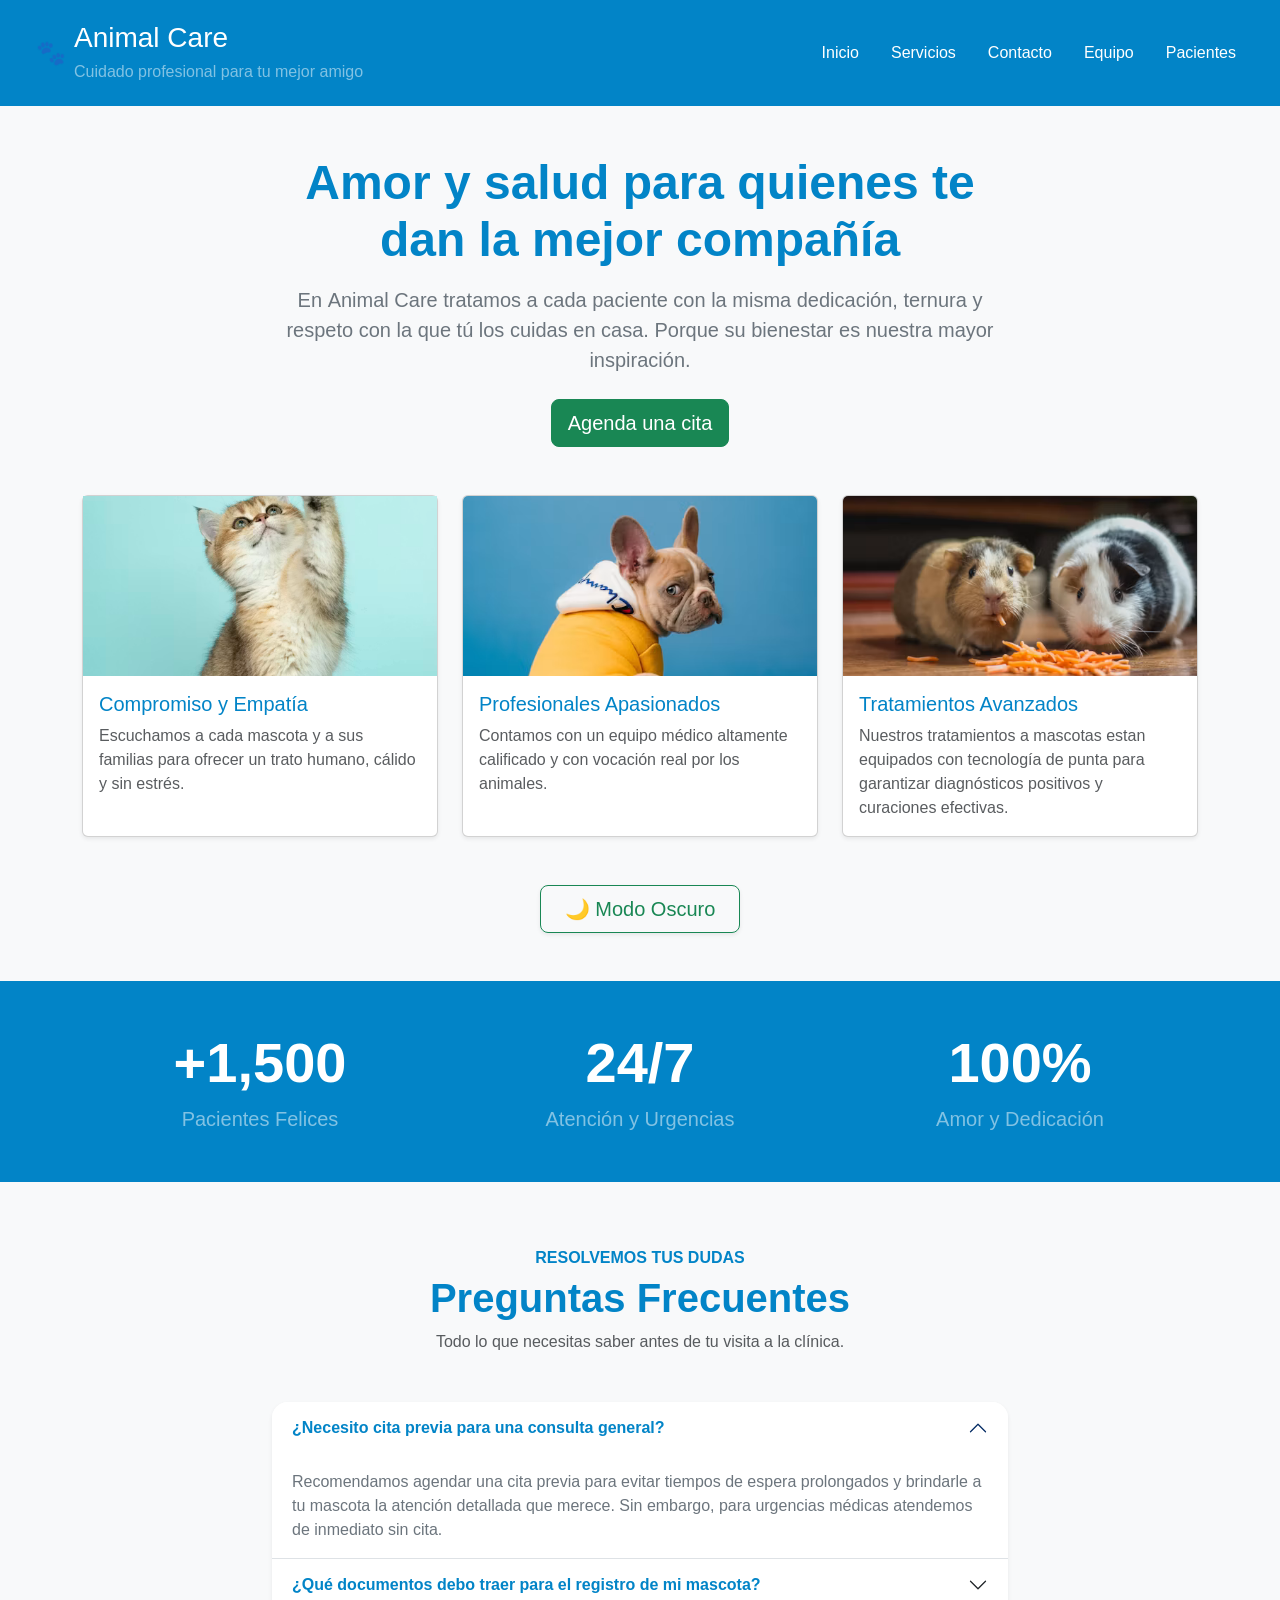
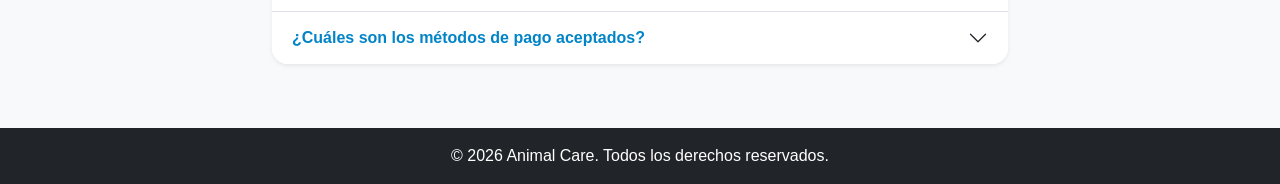
<file: index.html>
<!DOCTYPE html>
<html lang="es">
<head>
    <meta charset="UTF-8">
    <meta name="viewport" content="width=device-width, initial-scale=1.0">
    <title>Animal Care - Veterinaria</title>
    <link rel="icon" type="image/png" href="icons/huella.png">
    
    <!-- Bootstrap 5 CDN -->
    <link href="https://cdn.jsdelivr.net/npm/bootstrap@5.3.0/dist/css/bootstrap.min.css" rel="stylesheet">
    
    <!-- Enlace a los estilos CSS -->
    <link rel="stylesheet" href="css/styles.css">

    <!-- Estilo para corregir el conflicto de visibilidad del acordeón -->
    <style>
        .accordion-collapse:not(.show) {
            display: none;
        }
        .accordion-collapse.show {
            display: block;
        }
    </style>
</head>
<body class="bg-light">

    <header class="navbar navbar-expand-lg navbar-dark bg-success px-4 py-3">
        <div class="container-fluid">
            <div class="d-flex align-items-center gap-2">
                <span style="font-size: 1.5rem;">🐾</span>
                <a class="navbar-brand m-0" href="index.html">
                    <h1 class="h3 m-0">Animal Care</h1>
                    <small class="text-white-50 fs-6">Cuidado profesional para tu mejor amigo</small>
                </a>
            </div>

            <!-- Menú de navegación -->
            <nav>
                <ul class="navbar-nav flex-row gap-3">
                    <li class="nav-item"><a class="nav-link text-white active" href="index.html">Inicio</a></li>
                    <li class="nav-item"><a class="nav-link text-white" href="pages/servicios.html">Servicios</a></li>
                    <li class="nav-item"><a class="nav-link text-white" href="pages/contacto.html">Contacto</a></li>
                    <li class="nav-item"><a class="nav-link text-white" href="pages/tailwind-seccion.html">Equipo</a></li>
                    <li class="nav-item"><a class="nav-link text-white" href="pages/admin.html">Pacientes</a></li>
                </ul>
            </nav>
        </div>
    </header>

    <main class="container my-5">
        <!-- Sección de Inicio -->
        <section id="inicio" class="row align-items-center mb-5">
            <div class="col-lg-8 mx-auto text-center">
                <h2 class="display-5 fw-bold text-success mb-3">Amor y salud para quienes te dan la mejor compañía</h2>
                <p class="lead text-secondary mb-4">En <strong>Animal Care</strong> tratamos a cada paciente con la misma dedicación, ternura y respeto con la que tú los cuidas en casa. Porque su bienestar es nuestra mayor inspiración.</p>
                <a href="pages/contacto.html" class="btn btn-success btn-lg">Agenda una cita</a>
            </div>
        </section>

        <!-- Tarjetas destacadas -->
        <section class="row g-4 valores-destacados">
            <div class="col-md-4">
                <div class="card h-100 shadow-sm">
                    <img src="images/tarjeta1.png" alt="Consulta general" style="height: 180px; object-fit: cover;">
                    <div class="card-body">
                        <h3 class="h5 card-title text-success">Compromiso y Empatía</h3>
                        <p class="card-text text-muted">Escuchamos a cada mascota y a sus familias para ofrecer un trato humano, cálido y sin estrés.</p>
                    </div>
                </div>
            </div>

            <div class="col-md-4">
                <div class="card h-100 shadow-sm">
                    <img src="images/tarjeta2.png" class="card-img-top" alt="Profesionales apasionados" style="height: 180px; object-fit: cover;">
                    <div class="card-body">
                        <h3 class="h5 card-title text-success">Profesionales Apasionados</h3>
                        <p class="card-text text-muted">Contamos con un equipo médico altamente calificado y con vocación real por los animales.</p>
                    </div>
                </div>
            </div>

            <div class="col-md-4">
                <div class="card h-100 shadow-sm">
                    <img src="images/tarjeta3.png" class="card-img-top" alt="Instalaciones modernas" style="height: 180px; object-fit: cover;">
                    <div class="card-body">
                        <h3 class="h5 card-title text-success">Tratamientos Avanzados</h3>
                        <p class="card-text text-muted">Nuestros tratamientos a mascotas estan equipados con tecnología de punta para garantizar diagnósticos positivos y curaciones efectivas.</p>
                    </div>
                </div>
            </div>
        </section>

        <div class="text-center mt-5">
            <button id="btn-theme" class="btn btn-outline-success btn-lg shadow-sm px-4">🌙 Modo Oscuro</button>
        </div>
    </main>

    <!-- SECCION NUEVA: ESTADISTICAS Y POR QUE ELEGIRNOS -->
    <section class="bg-success text-white py-5 my-5">
        <div class="container">
            <div class="row text-center g-4">
                <div class="col-md-4">
                    <h3 class="display-4 fw-bold">+1,500</h3>
                    <p class="fs-5 mb-0 text-white-50">Pacientes Felices</p>
                </div>
                <div class="col-md-4">
                    <h3 class="display-4 fw-bold">24/7</h3>
                    <p class="fs-5 mb-0 text-white-50">Atención y Urgencias</p>
                </div>
                <div class="col-md-4">
                    <h3 class="display-4 fw-bold">100%</h3>
                    <p class="fs-5 mb-0 text-white-50">Amor y Dedicación</p>
                </div>
            </div>
        </div>
    </section>

    <!-- SECCION NUEVA: PREGUNTAS FRECUENTES ACORDEON -->
    <section class="container my-5 py-3">
        <div class="text-center mb-5">
            <span class="text-success fw-semibold text-sm text-uppercase">Resolvemos tus dudas</span>
            <h2 class="display-6 fw-bold text-success mt-1 mb-2">Preguntas Frecuentes</h2>
            <p class="text-muted">Todo lo que necesitas saber antes de tu visita a la clínica.</p>
        </div>

        <div class="row justify-content-center">
            <div class="col-lg-8">
                <div class="accordion shadow-sm rounded-4 overflow-hidden" id="faqAccordion">
                    
                    <!-- Pregunta 1 -->
                    <div class="accordion-item border-0 border-bottom">
                        <h2 class="accordion-header" id="headingOne">
                            <button class="accordion-button fw-semibold text-success bg-white shadow-none" type="button" data-bs-toggle="collapse" data-bs-target="#collapseOne" aria-expanded="true" aria-controls="collapseOne">
                                ¿Necesito cita previa para una consulta general?
                            </button>
                        </h2>
                        <div id="collapseOne" class="accordion-collapse collapse show" aria-labelledby="headingOne" data-bs-parent="#faqAccordion">
                            <div class="accordion-body text-secondary">
                                Recomendamos agendar una cita previa para evitar tiempos de espera prolongados y brindarle a tu mascota la atención detallada que merece. Sin embargo, para urgencias médicas atendemos de inmediato sin cita.
                            </div>
                        </div>
                    </div>

                    <!-- Pregunta 2 -->
                    <div class="accordion-item border-0 border-bottom">
                        <h2 class="accordion-header" id="headingTwo">
                            <button class="accordion-button collapsed fw-semibold text-success bg-white shadow-none" type="button" data-bs-toggle="collapse" data-bs-target="#collapseTwo" aria-expanded="false" aria-controls="collapseTwo">
                                ¿Qué documentos debo traer para el registro de mi mascota?
                            </button>
                        </h2>
                        <div id="collapseTwo" class="accordion-collapse collapse" aria-labelledby="headingTwo" data-bs-parent="#faqAccordion">
                            <div class="accordion-body text-secondary">
                                Solo necesitamos su carnet de vacunación previo (si lo tiene) y los datos básicos del propietario para crear su historial clínico digital.
                            </div>
                        </div>
                    </div>

                    <!-- Pregunta 3 -->
                    <div class="accordion-item border-0">
                        <h2 class="accordion-header" id="headingThree">
                            <button class="accordion-button collapsed fw-semibold text-success bg-white shadow-none" type="button" data-bs-toggle="collapse" data-bs-target="#collapseThree" aria-expanded="false" aria-controls="collapseThree">
                                ¿Cuáles son los métodos de pago aceptados?
                            </button>
                        </h2>
                        <div id="collapseThree" class="accordion-collapse collapse" aria-labelledby="headingThree" data-bs-parent="#faqAccordion">
                            <div class="accordion-body text-secondary">
                                Aceptamos efectivo, tarjetas de crédito y débito, así como transferencias bancarias y pagos digitales directos en clínica.
                            </div>
                        </div>
                    </div>

                </div>
            </div>
        </div>
    </section>

    <footer class="bg-dark text-white text-center py-3 mt-5">
        <p class="m-0">&copy; 2026 Animal Care. Todos los derechos reservados.</p>
    </footer>

    <!-- Bootstrap JS Bundle -->
    <script src="https://cdn.jsdelivr.net/npm/bootstrap@5.3.0/dist/js/bootstrap.bundle.min.js"></script>
    <script src="js/app.js"></script>
</body>
</html>
</file>
<file: css/styles.css>
:root {
    --bs-primary: #0284c7;
    --bs-success: #0284c7;
    --bs-success-rgb: 2, 132, 199;
}

body {
    font-family: 'Segoe UI', Tahoma, Geneva, Verdana, sans-serif;
    background-color: #f4f8fb;
    color: #334155;
    transition: background-color 0.3s ease;
}

.card:hover {
    transform: translateY(-4px);
    box-shadow: 0 10px 15px -3px rgba(2, 132, 199, 0.1);
    transition: all 0.3s ease;
}

/*ESTILOS MODO OSCURO*/
body.dark-mode {
    background-color: #121212 !important;
    color: #e0e0e0 !important;
}

body.dark-mode header,
body.dark-mode nav,
body.dark-mode .navbar,
body.dark-mode .card,
body.dark-mode footer,
body.dark-mode .modal-content,
body.dark-mode .table {
    background-color: #1e1e1e !important;
    color: #ffffff !important;
    border-color: #333333 !important;
}

body.dark-mode .card-title,
body.dark-mode h1, 
body.dark-mode h2, 
body.dark-mode h3 {
    color: #4caf50 !important;
}

body.dark-mode .text-secondary,
body.dark-mode .text-muted,
body.dark-mode p {
    color: #cccccc !important;
}

body.dark-mode input,
body.dark-mode select,
body.dark-mode textarea {
    background-color: #2b2b2b !important;
    color: #ffffff !important;
    border-color: #444444 !important;
}

body.dark-mode input::placeholder {
    color: #888888 !important;
}
</file>
